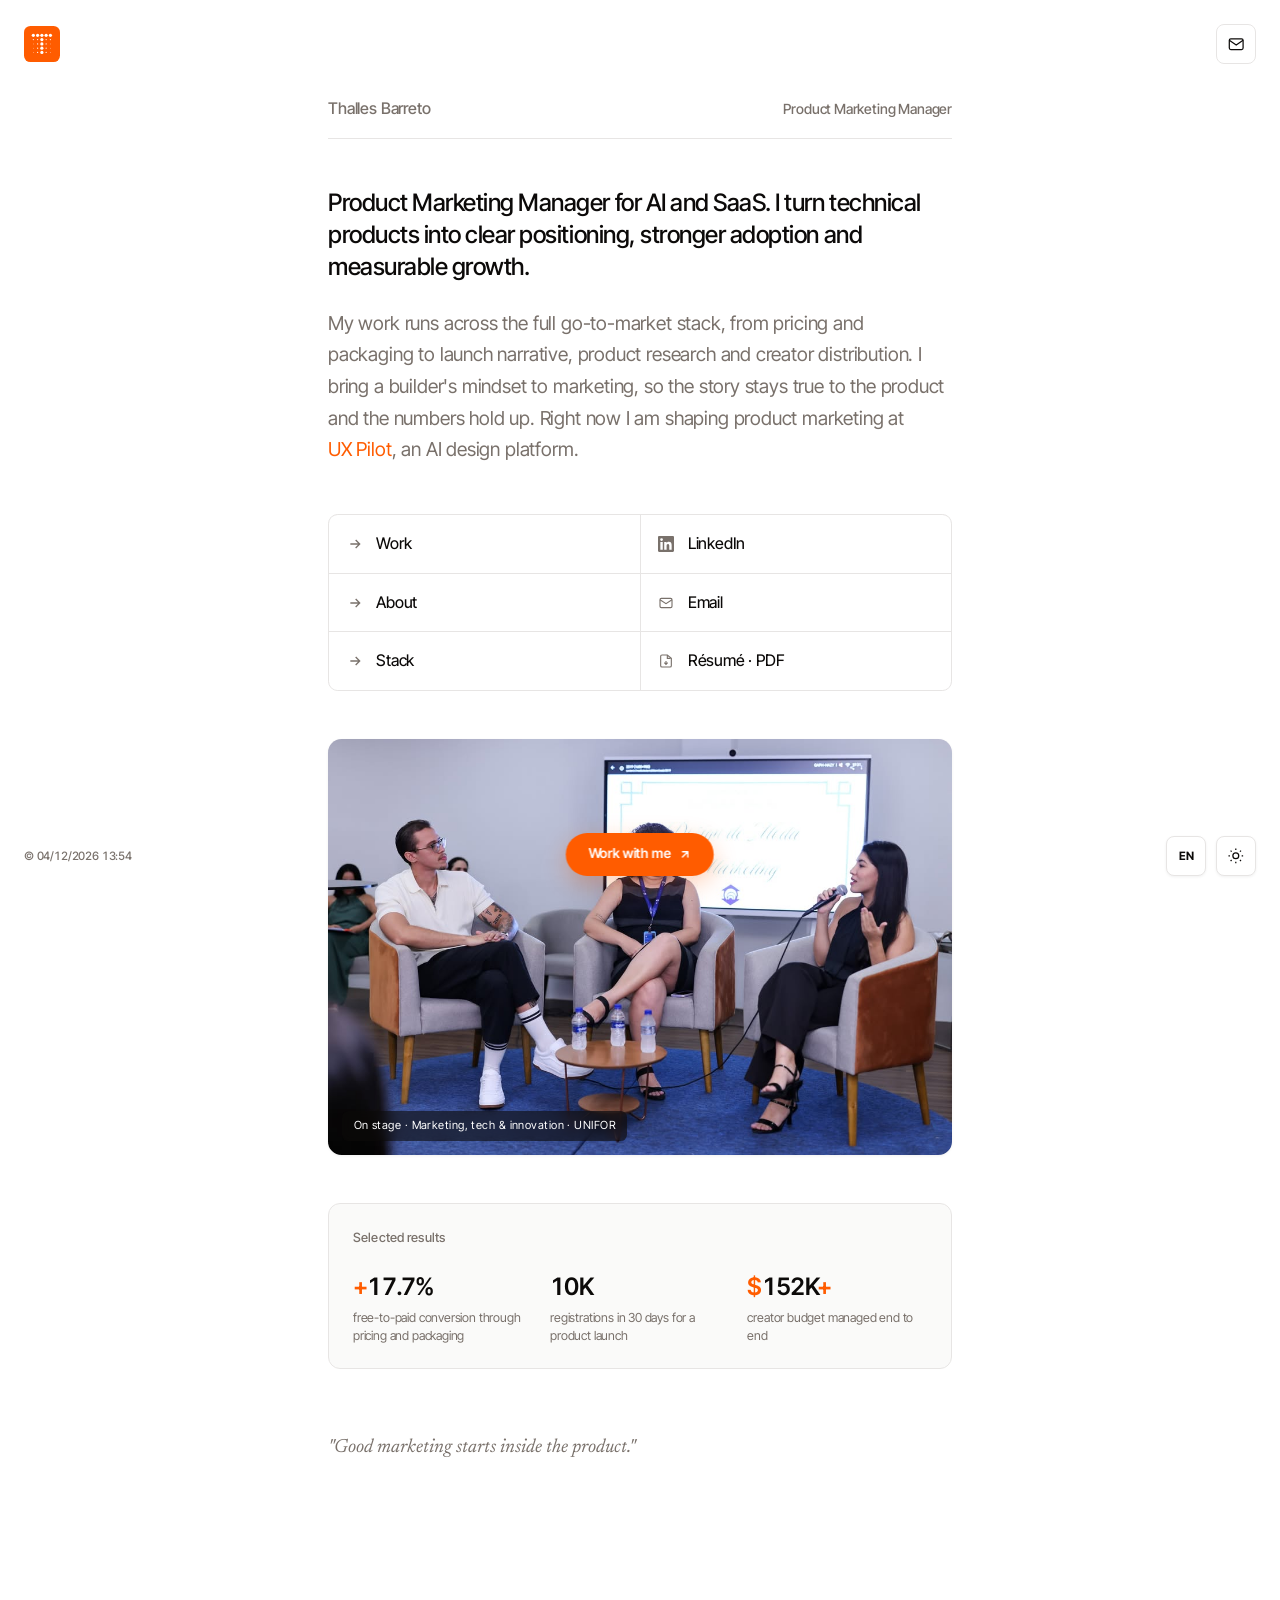
<file: index.html>
<!DOCTYPE html>
<html lang="en">
<head>
  <meta charset="UTF-8" />
  <meta name="viewport" content="width=device-width, initial-scale=1.0" />
  <title>Thalles Barreto · Product Marketing Manager for AI & SaaS</title>
  <meta name="description" content="Product Marketing Manager for AI and SaaS. I turn technical products into clear positioning, stronger adoption and measurable growth. Proven 34.8% lift in free-to-paid conversion." />
  <meta name="author" content="Thalles Barreto" />
  <meta name="theme-color" content="#ffffff" />
  <meta property="og:type" content="website" />
  <meta property="og:title" content="Thalles Barreto · Product Marketing Manager for AI & SaaS" />
  <meta property="og:description" content="Positioning, pricing, GTM and adoption for AI and SaaS products. 34.8% lift in free-to-paid conversion." />
  <meta property="og:image" content="https://thallesbarreto.vercel.app/assets/og.jpg" />
  <meta name="twitter:card" content="summary_large_image" />
  <meta name="twitter:image" content="https://thallesbarreto.vercel.app/assets/og.jpg" />
  <link rel="canonical" href="https://thallesbarreto.vercel.app/" />
  <meta property="og:url" content="https://thallesbarreto.vercel.app/" />
  <link rel="icon" href="assets/favicon.svg" type="image/svg+xml" />
  <link rel="preconnect" href="https://fonts.googleapis.com" />
  <link rel="preconnect" href="https://fonts.gstatic.com" crossorigin />
  <link href="https://fonts.googleapis.com/css2?family=Archivo:wght@800&family=Inter+Tight:ital,wght@0,300..700;1,400&family=Newsreader:ital@1&display=swap" rel="stylesheet" />
  <link rel="stylesheet" href="css/style.css?v=6" />
  <script>
    (function () {
      try { if (localStorage.getItem("theme") === "dark") document.documentElement.classList.add("dark"); } catch (e) {}
    })();
  </script>
</head>
<body data-page="home">

  <!-- header -->
  <header class="header">
    <div class="header-inner">
      <a href="/" class="logo-lock" aria-label="Thalles Barreto, home"><span class="logo"><svg viewBox="0 0 64 64" fill="none" aria-hidden="true"><circle cx="9" cy="9" r="4.30" fill="#fff"/><circle cx="20.5" cy="9" r="4.30" fill="#fff"/><circle cx="32" cy="9" r="4.30" fill="#fff"/><circle cx="43.5" cy="9" r="4.30" fill="#fff"/><circle cx="55" cy="9" r="4.30" fill="#fff"/><circle cx="9" cy="20.5" r="1.58" fill="#fff"/><circle cx="20.5" cy="20.5" r="1.58" fill="#fff"/><circle cx="32" cy="20.5" r="4.30" fill="#fff"/><circle cx="43.5" cy="20.5" r="1.58" fill="#fff"/><circle cx="55" cy="20.5" r="1.58" fill="#fff"/><circle cx="9" cy="32" r="0.96" fill="#fff"/><circle cx="20.5" cy="32" r="1.58" fill="#fff"/><circle cx="32" cy="32" r="4.30" fill="#fff"/><circle cx="43.5" cy="32" r="1.58" fill="#fff"/><circle cx="55" cy="32" r="0.96" fill="#fff"/><circle cx="9" cy="43.5" r="0.96" fill="#fff"/><circle cx="20.5" cy="43.5" r="1.58" fill="#fff"/><circle cx="32" cy="43.5" r="4.30" fill="#fff"/><circle cx="43.5" cy="43.5" r="1.58" fill="#fff"/><circle cx="55" cy="43.5" r="0.96" fill="#fff"/><circle cx="9" cy="55" r="0.96" fill="#fff"/><circle cx="20.5" cy="55" r="1.58" fill="#fff"/><circle cx="32" cy="55" r="4.30" fill="#fff"/><circle cx="43.5" cy="55" r="1.58" fill="#fff"/><circle cx="55" cy="55" r="0.96" fill="#fff"/></svg></span><span class="logo-name" aria-hidden="true"><i>THΛLLES</i><i>BΛRRETO</i></span></a>
      <a href="mailto:thallesbarreto22@gmail.com" class="icon-btn" title="Email" aria-label="Email Thalles">
        <svg viewBox="0 0 24 24" fill="none" stroke="currentColor" stroke-width="1.6"><rect x="3" y="5" width="18" height="14" rx="2"/><path d="m3 7 9 6 9-6"/></svg>
      </a>
    </div>
  </header>

  <main class="main">
    <section class="container">
      <div class="stack">

        <!-- title row -->
        <div class="title-row reveal in">
          <h1>Thalles Barreto</h1>
          <span class="role">Product Marketing Manager</span>
        </div>

        <!-- intro -->
        <div class="intro reveal in" style="--d: 150ms">
          <h2>Product Marketing Manager for AI and SaaS. I turn technical products into clear positioning, stronger adoption and measurable growth.</h2>
          <p>My work runs across the full go-to-market stack, from pricing and packaging to launch narrative, product research and creator distribution. I bring a builder's mindset to marketing, so the story stays true to the product and the numbers hold up. Right now I am shaping product marketing at <a href="https://uxpilot.ai" target="_blank" rel="noopener" class="link">UX Pilot</a>, an AI design platform.</p>
        </div>

        <!-- nav grid -->
        <nav class="navgrid reveal in" style="--d: 300ms" aria-label="Sections">
          <div class="navgrid-col">
            <a href="/work" class="navlink">
              <span class="navlink-l"><svg class="arr" viewBox="0 0 24 24" fill="none" stroke="currentColor" stroke-width="2"><path d="M5 12h14M13 6l6 6-6 6"/></svg>Work</span>
            </a>
            <a href="/about" class="navlink">
              <span class="navlink-l"><svg class="arr" viewBox="0 0 24 24" fill="none" stroke="currentColor" stroke-width="2"><path d="M5 12h14M13 6l6 6-6 6"/></svg>About</span>
            </a>
            <a href="/stack" class="navlink">
              <span class="navlink-l"><svg class="arr" viewBox="0 0 24 24" fill="none" stroke="currentColor" stroke-width="2"><path d="M5 12h14M13 6l6 6-6 6"/></svg>Stack</span>
            </a>
          </div>
          <div class="navgrid-col">
            <a href="https://www.linkedin.com/in/barretothalles" target="_blank" rel="noopener" class="navlink">
              <span class="navlink-l"><svg class="brand" viewBox="0 0 24 24" fill="currentColor"><path d="M20.45 20.45h-3.56v-5.57c0-1.33-.02-3.04-1.85-3.04-1.85 0-2.14 1.45-2.14 2.94v5.67H9.35V9h3.42v1.56h.05c.48-.9 1.64-1.85 3.37-1.85 3.6 0 4.27 2.37 4.27 5.46v6.28zM5.34 7.43a2.06 2.06 0 1 1 0-4.13 2.06 2.06 0 0 1 0 4.13zM7.12 20.45H3.55V9h3.57v11.45zM22.22 0H1.77C.79 0 0 .77 0 1.72v20.56C0 23.23.79 24 1.77 24h20.45c.98 0 1.78-.77 1.78-1.72V1.72C24 .77 23.2 0 22.22 0z"/></svg>LinkedIn</span>
              <svg class="out" viewBox="0 0 24 24" fill="none" stroke="currentColor" stroke-width="2"><path d="M7 17 17 7M9 7h8v8"/></svg>
            </a>
            <a href="mailto:thallesbarreto22@gmail.com" class="navlink">
              <span class="navlink-l"><svg class="brand" viewBox="0 0 24 24" fill="none" stroke="currentColor" stroke-width="1.7"><rect x="3" y="5" width="18" height="14" rx="2"/><path d="m3 7 9 6 9-6"/></svg>Email</span>
              <svg class="out" viewBox="0 0 24 24" fill="none" stroke="currentColor" stroke-width="2"><path d="M7 17 17 7M9 7h8v8"/></svg>
            </a>
            <a href="assets/Thalles_Barreto_Resume.pdf" download class="navlink">
              <span class="navlink-l"><svg class="brand" viewBox="0 0 24 24" fill="none" stroke="currentColor" stroke-width="1.7"><path d="M14 3v5h5"/><path d="M14 3H6a2 2 0 0 0-2 2v14a2 2 0 0 0 2 2h12a2 2 0 0 0 2-2V8z"/><path d="M12 12v5M9.5 14.5 12 17l2.5-2.5"/></svg>Résumé · PDF</span>
              <svg class="out" viewBox="0 0 24 24" fill="none" stroke="currentColor" stroke-width="2"><path d="M12 4v12M6 12l6 6 6-6"/></svg>
            </a>
          </div>
        </nav>

        <!-- featured image -->
        <figure class="featured reveal" style="--d: 100ms">
          <img src="assets/panel.jpg" alt="Thalles Barreto speaking on a panel about marketing, technology and innovation at UNIFOR" loading="lazy" />
          <figcaption>On stage · Marketing, tech &amp; innovation · UNIFOR</figcaption>
        </figure>

        <!-- proof -->
        <section class="proof reveal" style="--d: 100ms" aria-label="Selected results">
          <p class="proof-label">Selected results</p>
          <div class="proof-items">
            <div class="proof-item">
              <span class="proof-num count-up"><span class="u">+</span>34.8%</span>
              <span class="proof-cap">free-to-paid conversion through pricing and packaging</span>
            </div>
            <div class="proof-item">
              <span class="proof-num count-up">20K</span>
              <span class="proof-cap">registrations in 30 days for a product launch</span>
            </div>
            <div class="proof-item">
              <span class="proof-num count-up"><span class="u">$</span>300K<span class="u">+</span></span>
              <span class="proof-cap">creator budget managed end to end</span>
            </div>
          </div>
        </section>

        <!-- quote -->
        <footer class="quote reveal" style="--d: 100ms">
          <p>"Good marketing starts inside the product."</p>
        </footer>

      </div>
    </section>
  </main>

  <!-- floating controls -->
  <div class="floats">
    <div class="clock">© <span id="current-time"></span></div>
    <div class="cta-wrap">
      <a href="mailto:thallesbarreto22@gmail.com" class="cta magnetic">
        Work with me
        <svg viewBox="0 0 24 24" fill="none" stroke="currentColor" stroke-width="2.5" stroke-linecap="round" stroke-linejoin="round"><path d="M7 17 17 7M7 7h10v10"/></svg>
      </a>
    </div>
    <div class="float-right">
      <button id="lang-toggle" class="ctrl-btn lang-toggle" title="Português / English" aria-label="Toggle language"><span class="lang-code">EN</span></button>
      <button id="theme-toggle" class="ctrl-btn theme-toggle" title="Toggle theme" aria-label="Switch to dark mode">
        <svg class="sun" viewBox="0 0 24 24" fill="none" stroke="currentColor" stroke-width="1.7"><circle cx="12" cy="12" r="4"/><path d="M12 2v2M12 20v2M4.9 4.9l1.4 1.4M17.7 17.7l1.4 1.4M2 12h2M20 12h2M4.9 19.1l1.4-1.4M17.7 6.3l1.4-1.4"/></svg>
        <svg class="moon" viewBox="0 0 24 24" fill="none" stroke="currentColor" stroke-width="1.7"><path d="M21 12.8A9 9 0 1 1 11.2 3a7 7 0 0 0 9.8 9.8z"/></svg>
      </button>
    </div>
  </div>

  <script src="js/main.js?v=6" defer></script>
  <script src="js/i18n.js?v=6" defer></script>
</body>
</html>
</file>
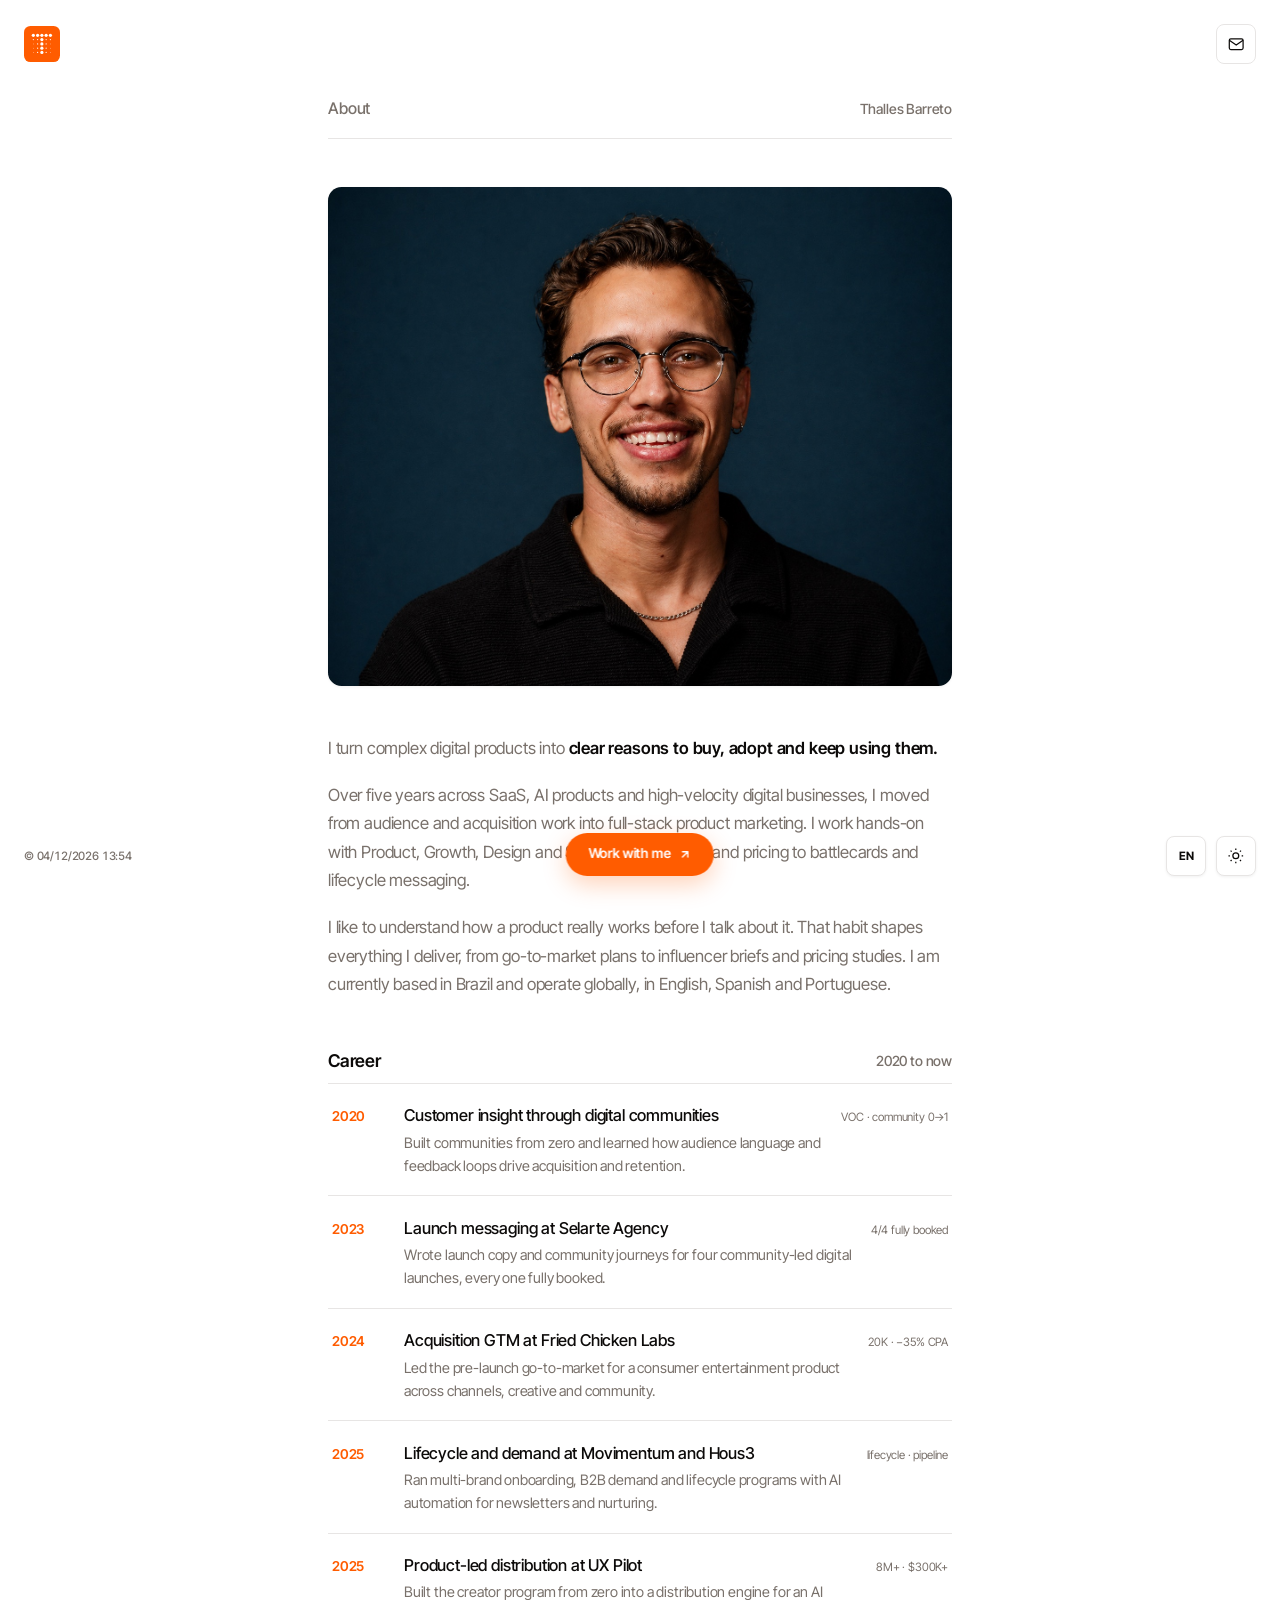
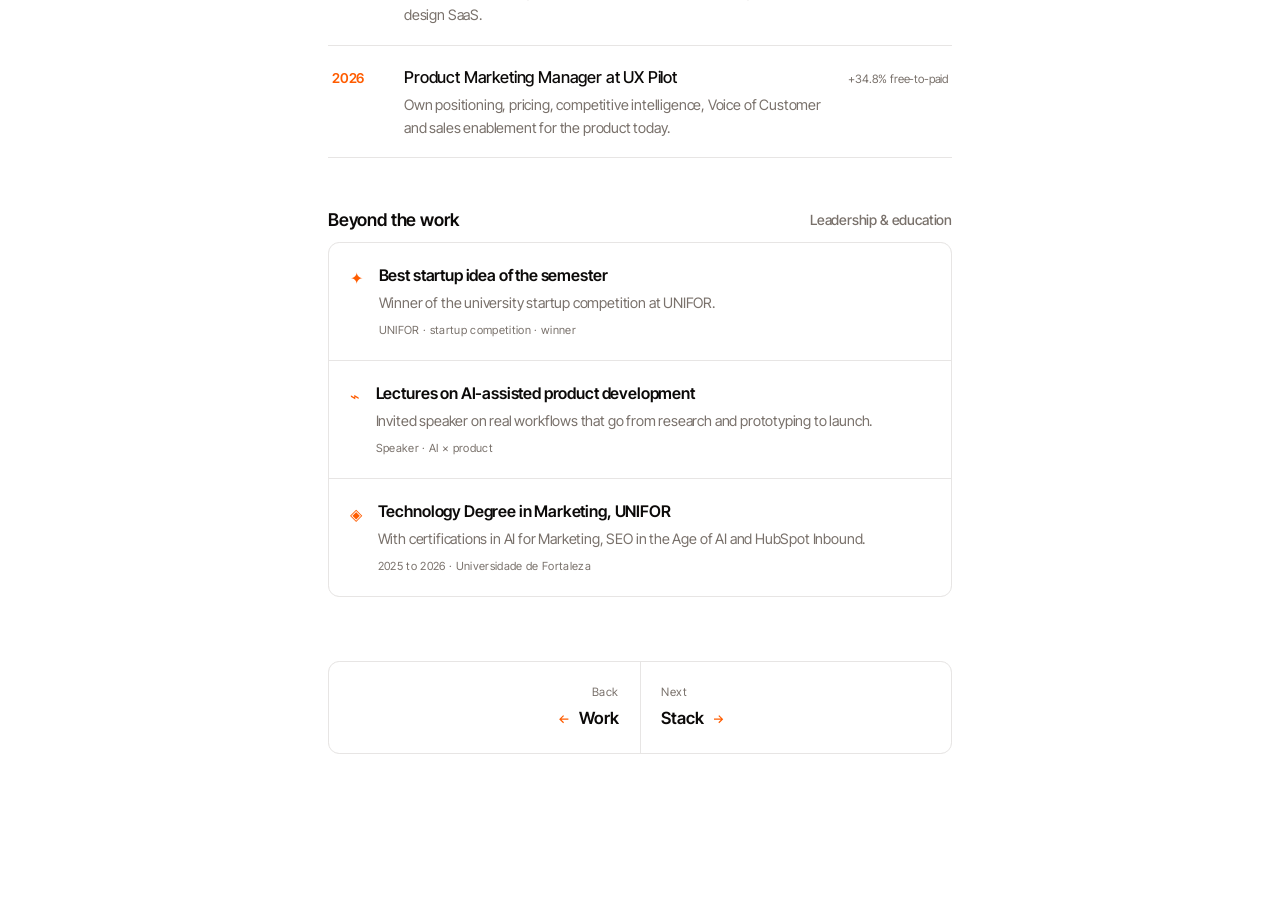
<file: about.html>
<!DOCTYPE html>
<html lang="en">
<head>
  <meta charset="UTF-8" />
  <meta name="viewport" content="width=device-width, initial-scale=1.0" />
  <title>About · Thalles Barreto</title>
  <meta name="description" content="Thalles Barreto is a Product Marketing Manager for AI and SaaS. Five years across SaaS, AI products and high-velocity digital businesses, from audience work to full-stack product marketing." />
  <meta name="theme-color" content="#ffffff" />
  <meta property="og:title" content="About · Thalles Barreto" />
  <meta property="og:image" content="https://thallesbarreto.vercel.app/assets/og.jpg" />
  <link rel="canonical" href="https://thallesbarreto.vercel.app/about" />
  <meta property="og:url" content="https://thallesbarreto.vercel.app/about" />
  <link rel="icon" href="assets/favicon.svg" type="image/svg+xml" />
  <link rel="preconnect" href="https://fonts.googleapis.com" />
  <link rel="preconnect" href="https://fonts.gstatic.com" crossorigin />
  <link href="https://fonts.googleapis.com/css2?family=Archivo:wght@800&family=Inter+Tight:ital,wght@0,300..700;1,400&family=Newsreader:ital@1&display=swap" rel="stylesheet" />
  <link rel="stylesheet" href="css/style.css?v=6" />
  <script>
    (function () {
      try { if (localStorage.getItem("theme") === "dark") document.documentElement.classList.add("dark"); } catch (e) {}
    })();
  </script>
</head>
<body data-page="about">

  <header class="header">
    <div class="header-inner">
      <a href="/" class="logo-lock" aria-label="Thalles Barreto, home"><span class="logo"><svg viewBox="0 0 64 64" fill="none" aria-hidden="true"><circle cx="9" cy="9" r="4.30" fill="#fff"/><circle cx="20.5" cy="9" r="4.30" fill="#fff"/><circle cx="32" cy="9" r="4.30" fill="#fff"/><circle cx="43.5" cy="9" r="4.30" fill="#fff"/><circle cx="55" cy="9" r="4.30" fill="#fff"/><circle cx="9" cy="20.5" r="1.58" fill="#fff"/><circle cx="20.5" cy="20.5" r="1.58" fill="#fff"/><circle cx="32" cy="20.5" r="4.30" fill="#fff"/><circle cx="43.5" cy="20.5" r="1.58" fill="#fff"/><circle cx="55" cy="20.5" r="1.58" fill="#fff"/><circle cx="9" cy="32" r="0.96" fill="#fff"/><circle cx="20.5" cy="32" r="1.58" fill="#fff"/><circle cx="32" cy="32" r="4.30" fill="#fff"/><circle cx="43.5" cy="32" r="1.58" fill="#fff"/><circle cx="55" cy="32" r="0.96" fill="#fff"/><circle cx="9" cy="43.5" r="0.96" fill="#fff"/><circle cx="20.5" cy="43.5" r="1.58" fill="#fff"/><circle cx="32" cy="43.5" r="4.30" fill="#fff"/><circle cx="43.5" cy="43.5" r="1.58" fill="#fff"/><circle cx="55" cy="43.5" r="0.96" fill="#fff"/><circle cx="9" cy="55" r="0.96" fill="#fff"/><circle cx="20.5" cy="55" r="1.58" fill="#fff"/><circle cx="32" cy="55" r="4.30" fill="#fff"/><circle cx="43.5" cy="55" r="1.58" fill="#fff"/><circle cx="55" cy="55" r="0.96" fill="#fff"/></svg></span><span class="logo-name" aria-hidden="true"><i>THΛLLES</i><i>BΛRRETO</i></span></a>
      <a href="mailto:thallesbarreto22@gmail.com" class="icon-btn" title="Email" aria-label="Email Thalles">
        <svg viewBox="0 0 24 24" fill="none" stroke="currentColor" stroke-width="1.6"><rect x="3" y="5" width="18" height="14" rx="2"/><path d="m3 7 9 6 9-6"/></svg>
      </a>
    </div>
  </header>

  <main class="main">
    <section class="container">
      <div class="stack">

        <div class="title-row reveal in">
          <h1>About</h1>
          <span class="role">Thalles Barreto</span>
        </div>

        <figure class="portrait reveal in" style="--d: 120ms">
          <img src="assets/portrait.jpg" alt="Portrait of Thalles Barreto" loading="lazy" />
        </figure>

        <div class="about-paras reveal" style="--d: 100ms">
          <p>I turn complex digital products into <strong>clear reasons to buy, adopt and keep using them.</strong></p>
          <p>Over five years across SaaS, AI products and high-velocity digital businesses, I moved from audience and acquisition work into full-stack product marketing. I work hands-on with Product, Growth, Design and Sales, from research and pricing to battlecards and lifecycle messaging.</p>
          <p>I like to understand how a product really works before I talk about it. That habit shapes everything I deliver, from go-to-market plans to influencer briefs and pricing studies. I am currently based in Brazil and operate globally, in English, Spanish and Portuguese.</p>
        </div>

        <!-- career -->
        <div class="reveal">
          <div class="title-row" style="border-bottom: none; padding-bottom: 0.5rem;">
            <h1 style="color: var(--fg); font-size: 1.1rem; font-weight: 600;">Career</h1>
            <span class="role">2020 to now</span>
          </div>
          <ol class="career">
            <li class="crow">
              <span class="cyear">2020</span>
              <div class="cmain"><h3>Customer insight through digital communities</h3><p>Built communities from zero and learned how audience language and feedback loops drive acquisition and retention.</p></div>
              <span class="cmetric">VOC · community 0→1</span>
            </li>
            <li class="crow">
              <span class="cyear">2023</span>
              <div class="cmain"><h3>Launch messaging at Selarte Agency</h3><p>Wrote launch copy and community journeys for four community-led digital launches, every one fully booked.</p></div>
              <span class="cmetric">4/4 fully booked</span>
            </li>
            <li class="crow">
              <span class="cyear">2024</span>
              <div class="cmain"><h3>Acquisition GTM at Fried Chicken Labs</h3><p>Led the pre-launch go-to-market for a consumer entertainment product across channels, creative and community.</p></div>
              <span class="cmetric">20K · −35% CPA</span>
            </li>
            <li class="crow">
              <span class="cyear">2025</span>
              <div class="cmain"><h3>Lifecycle and demand at Movimentum and Hous3</h3><p>Ran multi-brand onboarding, B2B demand and lifecycle programs with AI automation for newsletters and nurturing.</p></div>
              <span class="cmetric">lifecycle · pipeline</span>
            </li>
            <li class="crow">
              <span class="cyear">2025</span>
              <div class="cmain"><h3>Product-led distribution at UX Pilot</h3><p>Built the creator program from zero into a distribution engine for an AI design SaaS.</p></div>
              <span class="cmetric">8M+ · $300K+</span>
            </li>
            <li class="crow">
              <span class="cyear">2026</span>
              <div class="cmain"><h3>Product Marketing Manager at UX Pilot</h3><p>Own positioning, pricing, competitive intelligence, Voice of Customer and sales enablement for the product today.</p></div>
              <span class="cmetric">+34.8% free-to-paid</span>
            </li>
          </ol>
        </div>

        <!-- leadership -->
        <div class="reveal">
          <div class="title-row" style="border-bottom: none; padding-bottom: 0.5rem;">
            <h1 style="color: var(--fg); font-size: 1.1rem; font-weight: 600;">Beyond the work</h1>
            <span class="role">Leadership &amp; education</span>
          </div>
          <div class="leads">
            <div class="leaditem">
              <span class="li-ic" aria-hidden="true">✦</span>
              <div><h3>Best startup idea of the semester</h3><p>Winner of the university startup competition at UNIFOR.</p><span class="li-tag">UNIFOR · startup competition · winner</span></div>
            </div>
            <div class="leaditem">
              <span class="li-ic" aria-hidden="true">⌁</span>
              <div><h3>Lectures on AI-assisted product development</h3><p>Invited speaker on real workflows that go from research and prototyping to launch.</p><span class="li-tag">Speaker · AI × product</span></div>
            </div>
            <div class="leaditem">
              <span class="li-ic" aria-hidden="true">◈</span>
              <div><h3>Technology Degree in Marketing, UNIFOR</h3><p>With certifications in AI for Marketing, SEO in the Age of AI and HubSpot Inbound.</p><span class="li-tag">2025 to 2026 · Universidade de Fortaleza</span></div>
            </div>
          </div>
        </div>

        <!-- page nav -->
        <nav class="pagenav reveal" aria-label="Continue">
          <a href="/work" class="pn prev">
            <span>Back</span>
            <strong>Work <svg viewBox="0 0 24 24" fill="none" stroke="currentColor" stroke-width="2"><path d="M5 12h14M13 6l6 6-6 6"/></svg></strong>
          </a>
          <a href="/stack" class="pn">
            <span>Next</span>
            <strong>Stack <svg viewBox="0 0 24 24" fill="none" stroke="currentColor" stroke-width="2"><path d="M5 12h14M13 6l6 6-6 6"/></svg></strong>
          </a>
        </nav>

      </div>
    </section>
  </main>

  <div class="floats">
    <div class="clock">© <span id="current-time"></span></div>
    <div class="cta-wrap">
      <a href="mailto:thallesbarreto22@gmail.com" class="cta magnetic">
        Work with me
        <svg viewBox="0 0 24 24" fill="none" stroke="currentColor" stroke-width="2.5" stroke-linecap="round" stroke-linejoin="round"><path d="M7 17 17 7M7 7h10v10"/></svg>
      </a>
    </div>
    <div class="float-right">
      <button id="lang-toggle" class="ctrl-btn lang-toggle" title="Português / English" aria-label="Toggle language"><span class="lang-code">EN</span></button>
      <button id="theme-toggle" class="ctrl-btn theme-toggle" title="Toggle theme" aria-label="Switch to dark mode">
        <svg class="sun" viewBox="0 0 24 24" fill="none" stroke="currentColor" stroke-width="1.7"><circle cx="12" cy="12" r="4"/><path d="M12 2v2M12 20v2M4.9 4.9l1.4 1.4M17.7 17.7l1.4 1.4M2 12h2M20 12h2M4.9 19.1l1.4-1.4M17.7 6.3l1.4-1.4"/></svg>
        <svg class="moon" viewBox="0 0 24 24" fill="none" stroke="currentColor" stroke-width="1.7"><path d="M21 12.8A9 9 0 1 1 11.2 3a7 7 0 0 0 9.8 9.8z"/></svg>
      </button>
    </div>
  </div>

  <script src="js/main.js?v=6" defer></script>
  <script src="js/i18n.js?v=6" defer></script>
</body>
</html>
</file>
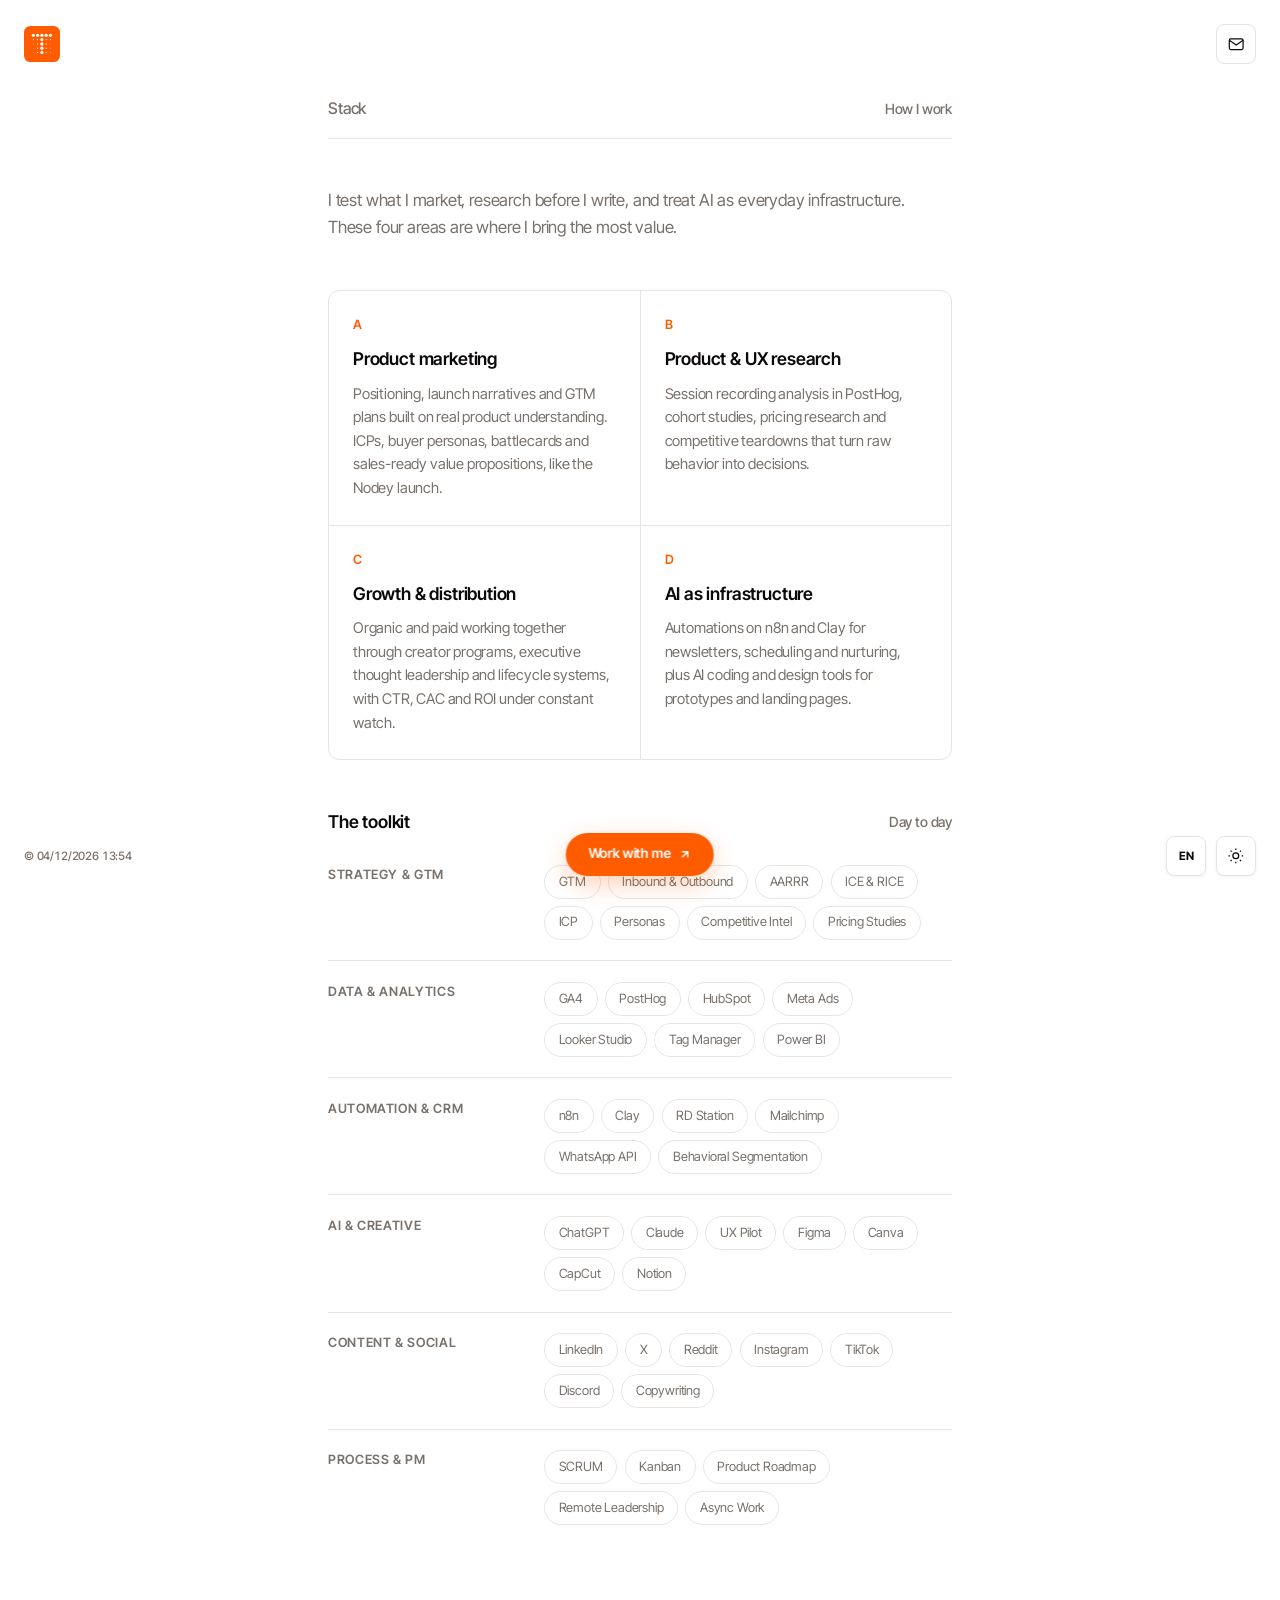
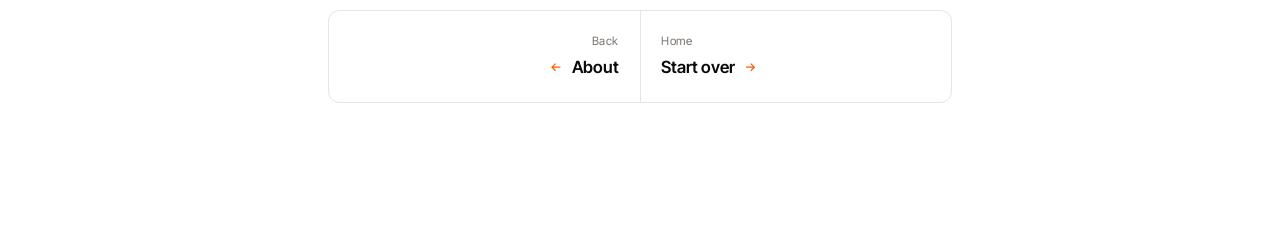
<file: stack.html>
<!DOCTYPE html>
<html lang="en">
<head>
  <meta charset="UTF-8" />
  <meta name="viewport" content="width=device-width, initial-scale=1.0" />
  <title>Stack · Thalles Barreto</title>
  <meta name="description" content="How Thalles Barreto works and the tools behind it: product marketing, product and UX research, growth and distribution, and AI as everyday infrastructure." />
  <meta name="theme-color" content="#ffffff" />
  <meta property="og:title" content="Stack · Thalles Barreto" />
  <meta property="og:image" content="https://thallesbarreto.vercel.app/assets/og.jpg" />
  <link rel="canonical" href="https://thallesbarreto.vercel.app/stack" />
  <meta property="og:url" content="https://thallesbarreto.vercel.app/stack" />
  <link rel="icon" href="assets/favicon.svg" type="image/svg+xml" />
  <link rel="preconnect" href="https://fonts.googleapis.com" />
  <link rel="preconnect" href="https://fonts.gstatic.com" crossorigin />
  <link href="https://fonts.googleapis.com/css2?family=Archivo:wght@800&family=Inter+Tight:ital,wght@0,300..700;1,400&family=Newsreader:ital@1&display=swap" rel="stylesheet" />
  <link rel="stylesheet" href="css/style.css?v=6" />
  <script>
    (function () {
      try { if (localStorage.getItem("theme") === "dark") document.documentElement.classList.add("dark"); } catch (e) {}
    })();
  </script>
</head>
<body data-page="stack">

  <header class="header">
    <div class="header-inner">
      <a href="/" class="logo-lock" aria-label="Thalles Barreto, home"><span class="logo"><svg viewBox="0 0 64 64" fill="none" aria-hidden="true"><circle cx="9" cy="9" r="4.30" fill="#fff"/><circle cx="20.5" cy="9" r="4.30" fill="#fff"/><circle cx="32" cy="9" r="4.30" fill="#fff"/><circle cx="43.5" cy="9" r="4.30" fill="#fff"/><circle cx="55" cy="9" r="4.30" fill="#fff"/><circle cx="9" cy="20.5" r="1.58" fill="#fff"/><circle cx="20.5" cy="20.5" r="1.58" fill="#fff"/><circle cx="32" cy="20.5" r="4.30" fill="#fff"/><circle cx="43.5" cy="20.5" r="1.58" fill="#fff"/><circle cx="55" cy="20.5" r="1.58" fill="#fff"/><circle cx="9" cy="32" r="0.96" fill="#fff"/><circle cx="20.5" cy="32" r="1.58" fill="#fff"/><circle cx="32" cy="32" r="4.30" fill="#fff"/><circle cx="43.5" cy="32" r="1.58" fill="#fff"/><circle cx="55" cy="32" r="0.96" fill="#fff"/><circle cx="9" cy="43.5" r="0.96" fill="#fff"/><circle cx="20.5" cy="43.5" r="1.58" fill="#fff"/><circle cx="32" cy="43.5" r="4.30" fill="#fff"/><circle cx="43.5" cy="43.5" r="1.58" fill="#fff"/><circle cx="55" cy="43.5" r="0.96" fill="#fff"/><circle cx="9" cy="55" r="0.96" fill="#fff"/><circle cx="20.5" cy="55" r="1.58" fill="#fff"/><circle cx="32" cy="55" r="4.30" fill="#fff"/><circle cx="43.5" cy="55" r="1.58" fill="#fff"/><circle cx="55" cy="55" r="0.96" fill="#fff"/></svg></span><span class="logo-name" aria-hidden="true"><i>THΛLLES</i><i>BΛRRETO</i></span></a>
      <a href="mailto:thallesbarreto22@gmail.com" class="icon-btn" title="Email" aria-label="Email Thalles">
        <svg viewBox="0 0 24 24" fill="none" stroke="currentColor" stroke-width="1.6"><rect x="3" y="5" width="18" height="14" rx="2"/><path d="m3 7 9 6 9-6"/></svg>
      </a>
    </div>
  </header>

  <main class="main">
    <section class="container">
      <div class="stack">

        <div class="title-row reveal in">
          <h1>Stack</h1>
          <span class="role">How I work</span>
        </div>

        <p class="lead-p reveal in" style="--d: 120ms">I test what I market, research before I write, and treat AI as everyday infrastructure. These four areas are where I bring the most value.</p>

        <!-- pillars -->
        <div class="pillars reveal">
          <div class="pillar">
            <span class="pidx">A</span>
            <h3>Product marketing</h3>
            <p>Positioning, launch narratives and GTM plans built on real product understanding. ICPs, buyer personas, battlecards and sales-ready value propositions, like the Nodey launch.</p>
          </div>
          <div class="pillar">
            <span class="pidx">B</span>
            <h3>Product &amp; UX research</h3>
            <p>Session recording analysis in PostHog, cohort studies, pricing research and competitive teardowns that turn raw behavior into decisions.</p>
          </div>
          <div class="pillar">
            <span class="pidx">C</span>
            <h3>Growth &amp; distribution</h3>
            <p>Organic and paid working together through creator programs, executive thought leadership and lifecycle systems, with CTR, CAC and ROI under constant watch.</p>
          </div>
          <div class="pillar">
            <span class="pidx">D</span>
            <h3>AI as infrastructure</h3>
            <p>Automations on n8n and Clay for newsletters, scheduling and nurturing, plus AI coding and design tools for prototypes and landing pages.</p>
          </div>
        </div>

        <!-- tool groups -->
        <div class="reveal">
          <div class="title-row" style="border-bottom: none; padding-bottom: 0.5rem;">
            <h1 style="color: var(--fg); font-size: 1.1rem; font-weight: 600;">The toolkit</h1>
            <span class="role">Day to day</span>
          </div>
          <div class="groups">
            <div class="group">
              <h3>Strategy &amp; GTM</h3>
              <div class="chips-row"><span>GTM</span><span>Inbound &amp; Outbound</span><span>AARRR</span><span>ICE &amp; RICE</span><span>ICP</span><span>Personas</span><span>Competitive Intel</span><span>Pricing Studies</span></div>
            </div>
            <div class="group">
              <h3>Data &amp; Analytics</h3>
              <div class="chips-row"><span>GA4</span><span>PostHog</span><span>HubSpot</span><span>Meta Ads</span><span>Looker Studio</span><span>Tag Manager</span><span>Power BI</span></div>
            </div>
            <div class="group">
              <h3>Automation &amp; CRM</h3>
              <div class="chips-row"><span>n8n</span><span>Clay</span><span>RD Station</span><span>Mailchimp</span><span>WhatsApp API</span><span>Behavioral Segmentation</span></div>
            </div>
            <div class="group">
              <h3>AI &amp; Creative</h3>
              <div class="chips-row"><span>ChatGPT</span><span>Claude</span><span>UX Pilot</span><span>Figma</span><span>Canva</span><span>CapCut</span><span>Notion</span></div>
            </div>
            <div class="group">
              <h3>Content &amp; Social</h3>
              <div class="chips-row"><span>LinkedIn</span><span>X</span><span>Reddit</span><span>Instagram</span><span>TikTok</span><span>Discord</span><span>Copywriting</span></div>
            </div>
            <div class="group">
              <h3>Process &amp; PM</h3>
              <div class="chips-row"><span>SCRUM</span><span>Kanban</span><span>Product Roadmap</span><span>Remote Leadership</span><span>Async Work</span></div>
            </div>
          </div>
        </div>

        <!-- page nav -->
        <nav class="pagenav reveal" aria-label="Continue">
          <a href="/about" class="pn prev">
            <span>Back</span>
            <strong>About <svg viewBox="0 0 24 24" fill="none" stroke="currentColor" stroke-width="2"><path d="M5 12h14M13 6l6 6-6 6"/></svg></strong>
          </a>
          <a href="/" class="pn">
            <span>Home</span>
            <strong>Start over <svg viewBox="0 0 24 24" fill="none" stroke="currentColor" stroke-width="2"><path d="M5 12h14M13 6l6 6-6 6"/></svg></strong>
          </a>
        </nav>

      </div>
    </section>
  </main>

  <div class="floats">
    <div class="clock">© <span id="current-time"></span></div>
    <div class="cta-wrap">
      <a href="mailto:thallesbarreto22@gmail.com" class="cta magnetic">
        Work with me
        <svg viewBox="0 0 24 24" fill="none" stroke="currentColor" stroke-width="2.5" stroke-linecap="round" stroke-linejoin="round"><path d="M7 17 17 7M7 7h10v10"/></svg>
      </a>
    </div>
    <div class="float-right">
      <button id="lang-toggle" class="ctrl-btn lang-toggle" title="Português / English" aria-label="Toggle language"><span class="lang-code">EN</span></button>
      <button id="theme-toggle" class="ctrl-btn theme-toggle" title="Toggle theme" aria-label="Switch to dark mode">
        <svg class="sun" viewBox="0 0 24 24" fill="none" stroke="currentColor" stroke-width="1.7"><circle cx="12" cy="12" r="4"/><path d="M12 2v2M12 20v2M4.9 4.9l1.4 1.4M17.7 17.7l1.4 1.4M2 12h2M20 12h2M4.9 19.1l1.4-1.4M17.7 6.3l1.4-1.4"/></svg>
        <svg class="moon" viewBox="0 0 24 24" fill="none" stroke="currentColor" stroke-width="1.7"><path d="M21 12.8A9 9 0 1 1 11.2 3a7 7 0 0 0 9.8 9.8z"/></svg>
      </button>
    </div>
  </div>

  <script src="js/main.js?v=6" defer></script>
  <script src="js/i18n.js?v=6" defer></script>
</body>
</html>
</file>
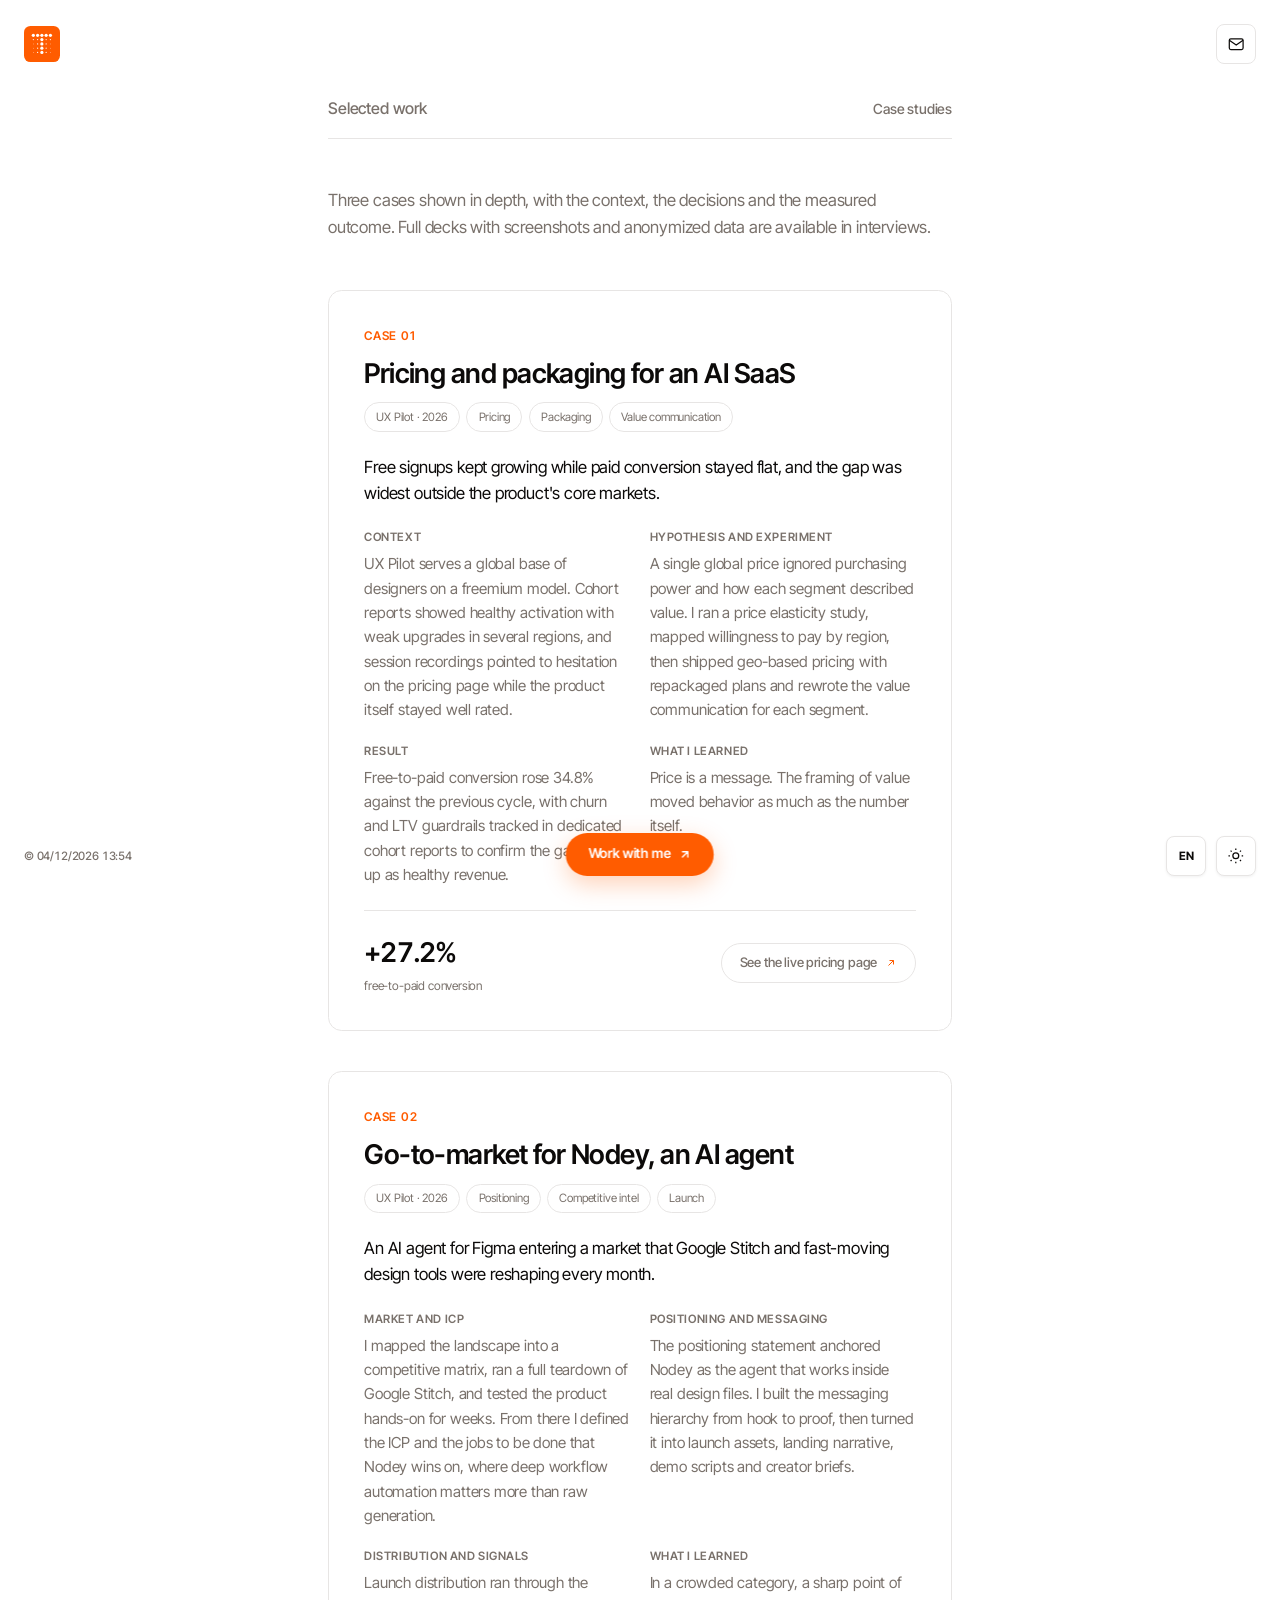
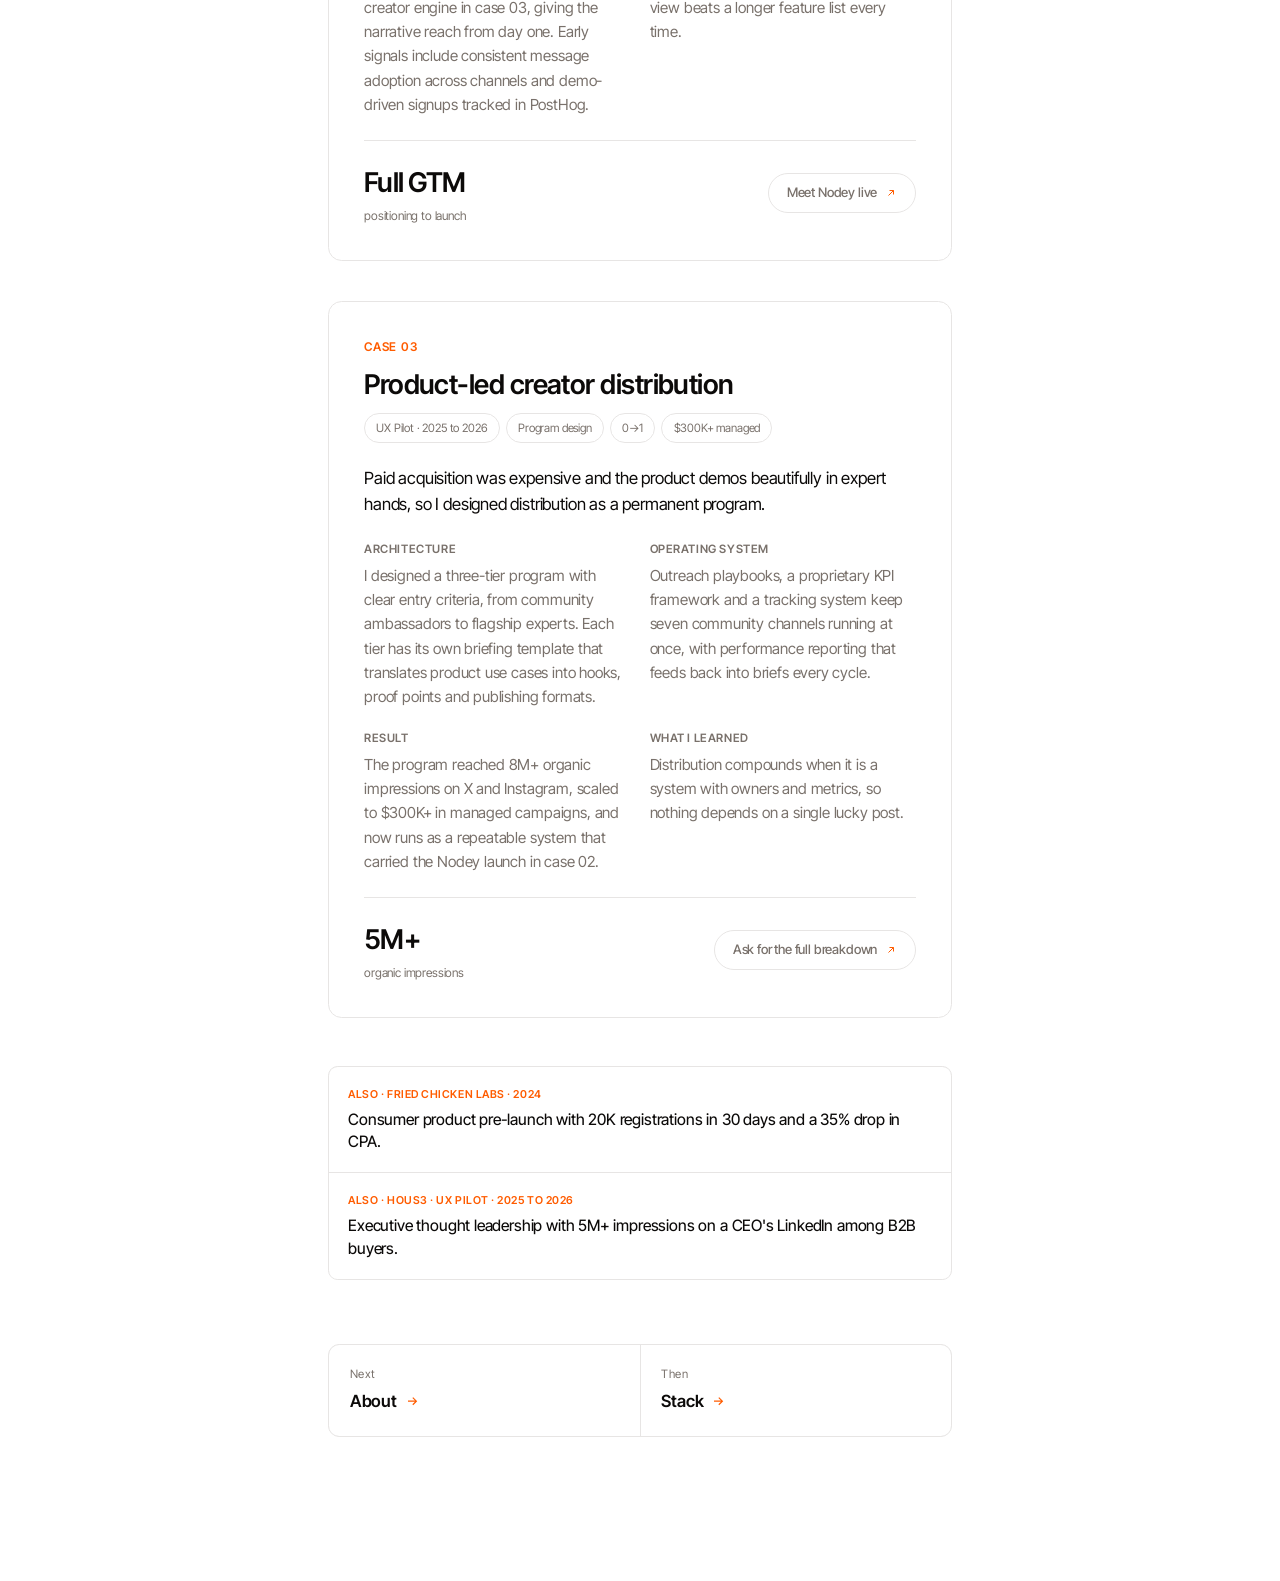
<file: work.html>
<!DOCTYPE html>
<html lang="en">
<head>
  <meta charset="UTF-8" />
  <meta name="viewport" content="width=device-width, initial-scale=1.0" />
  <title>Work · Thalles Barreto</title>
  <meta name="description" content="Selected case studies from Thalles Barreto: pricing and packaging that lifted free-to-paid 34.8%, the Nodey AI agent go-to-market, and a product-led creator distribution program." />
  <meta name="theme-color" content="#ffffff" />
  <meta property="og:title" content="Work · Thalles Barreto" />
  <meta property="og:image" content="https://thallesbarreto.vercel.app/assets/og.jpg" />
  <link rel="canonical" href="https://thallesbarreto.vercel.app/work" />
  <meta property="og:url" content="https://thallesbarreto.vercel.app/work" />
  <link rel="icon" href="assets/favicon.svg" type="image/svg+xml" />
  <link rel="preconnect" href="https://fonts.googleapis.com" />
  <link rel="preconnect" href="https://fonts.gstatic.com" crossorigin />
  <link href="https://fonts.googleapis.com/css2?family=Archivo:wght@800&family=Inter+Tight:ital,wght@0,300..700;1,400&family=Newsreader:ital@1&display=swap" rel="stylesheet" />
  <link rel="stylesheet" href="css/style.css?v=6" />
  <script>
    (function () {
      try { if (localStorage.getItem("theme") === "dark") document.documentElement.classList.add("dark"); } catch (e) {}
    })();
  </script>
</head>
<body data-page="work">

  <header class="header">
    <div class="header-inner">
      <a href="/" class="logo-lock" aria-label="Thalles Barreto, home"><span class="logo"><svg viewBox="0 0 64 64" fill="none" aria-hidden="true"><circle cx="9" cy="9" r="4.30" fill="#fff"/><circle cx="20.5" cy="9" r="4.30" fill="#fff"/><circle cx="32" cy="9" r="4.30" fill="#fff"/><circle cx="43.5" cy="9" r="4.30" fill="#fff"/><circle cx="55" cy="9" r="4.30" fill="#fff"/><circle cx="9" cy="20.5" r="1.58" fill="#fff"/><circle cx="20.5" cy="20.5" r="1.58" fill="#fff"/><circle cx="32" cy="20.5" r="4.30" fill="#fff"/><circle cx="43.5" cy="20.5" r="1.58" fill="#fff"/><circle cx="55" cy="20.5" r="1.58" fill="#fff"/><circle cx="9" cy="32" r="0.96" fill="#fff"/><circle cx="20.5" cy="32" r="1.58" fill="#fff"/><circle cx="32" cy="32" r="4.30" fill="#fff"/><circle cx="43.5" cy="32" r="1.58" fill="#fff"/><circle cx="55" cy="32" r="0.96" fill="#fff"/><circle cx="9" cy="43.5" r="0.96" fill="#fff"/><circle cx="20.5" cy="43.5" r="1.58" fill="#fff"/><circle cx="32" cy="43.5" r="4.30" fill="#fff"/><circle cx="43.5" cy="43.5" r="1.58" fill="#fff"/><circle cx="55" cy="43.5" r="0.96" fill="#fff"/><circle cx="9" cy="55" r="0.96" fill="#fff"/><circle cx="20.5" cy="55" r="1.58" fill="#fff"/><circle cx="32" cy="55" r="4.30" fill="#fff"/><circle cx="43.5" cy="55" r="1.58" fill="#fff"/><circle cx="55" cy="55" r="0.96" fill="#fff"/></svg></span><span class="logo-name" aria-hidden="true"><i>THΛLLES</i><i>BΛRRETO</i></span></a>
      <a href="mailto:thallesbarreto22@gmail.com" class="icon-btn" title="Email" aria-label="Email Thalles">
        <svg viewBox="0 0 24 24" fill="none" stroke="currentColor" stroke-width="1.6"><rect x="3" y="5" width="18" height="14" rx="2"/><path d="m3 7 9 6 9-6"/></svg>
      </a>
    </div>
  </header>

  <main class="main">
    <section class="container">
      <div class="stack">

        <div class="title-row reveal in">
          <h1>Selected work</h1>
          <span class="role">Case studies</span>
        </div>

        <p class="lead-p reveal in" style="--d: 120ms">Three cases shown in depth, with the context, the decisions and the measured outcome. Full decks with screenshots and anonymized data are available in interviews.</p>

        <div class="cases">

          <!-- CASE 01 -->
          <article class="case reveal">
            <div class="case-top">
              <span class="case-idx">CASE 01</span>
              <h3>Pricing and packaging for an AI SaaS</h3>
              <div class="case-chips"><span class="chip">UX Pilot · 2026</span><span class="chip">Pricing</span><span class="chip">Packaging</span><span class="chip">Value communication</span></div>
            </div>
            <p class="case-lead">Free signups kept growing while paid conversion stayed flat, and the gap was widest outside the product's core markets.</p>
            <div class="case-blocks">
              <div class="cblock">
                <h4>Context</h4>
                <p>UX Pilot serves a global base of designers on a freemium model. Cohort reports showed healthy activation with weak upgrades in several regions, and session recordings pointed to hesitation on the pricing page while the product itself stayed well rated.</p>
              </div>
              <div class="cblock">
                <h4>Hypothesis and experiment</h4>
                <p>A single global price ignored purchasing power and how each segment described value. I ran a price elasticity study, mapped willingness to pay by region, then shipped geo-based pricing with repackaged plans and rewrote the value communication for each segment.</p>
              </div>
              <div class="cblock">
                <h4>Result</h4>
                <p>Free-to-paid conversion rose 34.8% against the previous cycle, with churn and LTV guardrails tracked in dedicated cohort reports to confirm the gain held up as healthy revenue.</p>
              </div>
              <div class="cblock">
                <h4>What I learned</h4>
                <p>Price is a message. The framing of value moved behavior as much as the number itself.</p>
              </div>
            </div>
            <div class="case-foot">
              <div class="case-metric"><b class="count-up">+34.8%</b><span>free-to-paid conversion</span></div>
              <a href="https://uxpilot.ai/plans" target="_blank" rel="noopener" class="case-link">See the live pricing page <svg viewBox="0 0 24 24" fill="none" stroke="currentColor" stroke-width="2"><path d="M7 17 17 7M9 7h8v8"/></svg></a>
            </div>
          </article>

          <!-- CASE 02 -->
          <article class="case reveal">
            <div class="case-top">
              <span class="case-idx">CASE 02</span>
              <h3>Go-to-market for Nodey, an AI agent</h3>
              <div class="case-chips"><span class="chip">UX Pilot · 2026</span><span class="chip">Positioning</span><span class="chip">Competitive intel</span><span class="chip">Launch</span></div>
            </div>
            <p class="case-lead">An AI agent for Figma entering a market that Google Stitch and fast-moving design tools were reshaping every month.</p>
            <div class="case-blocks">
              <div class="cblock">
                <h4>Market and ICP</h4>
                <p>I mapped the landscape into a competitive matrix, ran a full teardown of Google Stitch, and tested the product hands-on for weeks. From there I defined the ICP and the jobs to be done that Nodey wins on, where deep workflow automation matters more than raw generation.</p>
              </div>
              <div class="cblock">
                <h4>Positioning and messaging</h4>
                <p>The positioning statement anchored Nodey as the agent that works inside real design files. I built the messaging hierarchy from hook to proof, then turned it into launch assets, landing narrative, demo scripts and creator briefs.</p>
              </div>
              <div class="cblock">
                <h4>Distribution and signals</h4>
                <p>Launch distribution ran through the creator engine in case 03, giving the narrative reach from day one. Early signals include consistent message adoption across channels and demo-driven signups tracked in PostHog.</p>
              </div>
              <div class="cblock">
                <h4>What I learned</h4>
                <p>In a crowded category, a sharp point of view beats a longer feature list every time.</p>
              </div>
            </div>
            <div class="case-foot">
              <div class="case-metric"><b class="count-up">Full GTM</b><span>positioning to launch</span></div>
              <a href="https://uxpilot.ai/nodey" target="_blank" rel="noopener" class="case-link">Meet Nodey live <svg viewBox="0 0 24 24" fill="none" stroke="currentColor" stroke-width="2"><path d="M7 17 17 7M9 7h8v8"/></svg></a>
            </div>
          </article>

          <!-- CASE 03 -->
          <article class="case reveal">
            <div class="case-top">
              <span class="case-idx">CASE 03</span>
              <h3>Product-led creator distribution</h3>
              <div class="case-chips"><span class="chip">UX Pilot · 2025 to 2026</span><span class="chip">Program design</span><span class="chip">0→1</span><span class="chip">$300K+ managed</span></div>
            </div>
            <p class="case-lead">Paid acquisition was expensive and the product demos beautifully in expert hands, so I designed distribution as a permanent program.</p>
            <div class="case-blocks">
              <div class="cblock">
                <h4>Architecture</h4>
                <p>I designed a three-tier program with clear entry criteria, from community ambassadors to flagship experts. Each tier has its own briefing template that translates product use cases into hooks, proof points and publishing formats.</p>
              </div>
              <div class="cblock">
                <h4>Operating system</h4>
                <p>Outreach playbooks, a proprietary KPI framework and a tracking system keep seven community channels running at once, with performance reporting that feeds back into briefs every cycle.</p>
              </div>
              <div class="cblock">
                <h4>Result</h4>
                <p>The program reached 8M+ organic impressions on X and Instagram, scaled to $300K+ in managed campaigns, and now runs as a repeatable system that carried the Nodey launch in case 02.</p>
              </div>
              <div class="cblock">
                <h4>What I learned</h4>
                <p>Distribution compounds when it is a system with owners and metrics, so nothing depends on a single lucky post.</p>
              </div>
            </div>
            <div class="case-foot">
              <div class="case-metric"><b class="count-up">8M+</b><span>organic impressions</span></div>
              <a href="mailto:thallesbarreto22@gmail.com" class="case-link">Ask for the full breakdown <svg viewBox="0 0 24 24" fill="none" stroke="currentColor" stroke-width="2"><path d="M7 17 17 7M9 7h8v8"/></svg></a>
            </div>
          </article>

        </div>

        <!-- mini cases -->
        <div class="minis reveal">
          <a href="mailto:thallesbarreto22@gmail.com" class="mini">
            <span class="mini-meta">Also · Fried Chicken Labs · 2024</span>
            <h4>Consumer product pre-launch with 20K registrations in 30 days and a 35% drop in CPA.</h4>
          </a>
          <a href="mailto:thallesbarreto22@gmail.com" class="mini">
            <span class="mini-meta">Also · Hous3 · UX Pilot · 2025 to 2026</span>
            <h4>Executive thought leadership with 5M+ impressions on a CEO's LinkedIn among B2B buyers.</h4>
          </a>
        </div>

        <!-- page nav -->
        <nav class="pagenav reveal" aria-label="Continue">
          <a href="/about" class="pn">
            <span>Next</span>
            <strong>About <svg viewBox="0 0 24 24" fill="none" stroke="currentColor" stroke-width="2"><path d="M5 12h14M13 6l6 6-6 6"/></svg></strong>
          </a>
          <a href="/stack" class="pn">
            <span>Then</span>
            <strong>Stack <svg viewBox="0 0 24 24" fill="none" stroke="currentColor" stroke-width="2"><path d="M5 12h14M13 6l6 6-6 6"/></svg></strong>
          </a>
        </nav>

      </div>
    </section>
  </main>

  <div class="floats">
    <div class="clock">© <span id="current-time"></span></div>
    <div class="cta-wrap">
      <a href="mailto:thallesbarreto22@gmail.com" class="cta magnetic">
        Work with me
        <svg viewBox="0 0 24 24" fill="none" stroke="currentColor" stroke-width="2.5" stroke-linecap="round" stroke-linejoin="round"><path d="M7 17 17 7M7 7h10v10"/></svg>
      </a>
    </div>
    <div class="float-right">
      <button id="lang-toggle" class="ctrl-btn lang-toggle" title="Português / English" aria-label="Toggle language"><span class="lang-code">EN</span></button>
      <button id="theme-toggle" class="ctrl-btn theme-toggle" title="Toggle theme" aria-label="Switch to dark mode">
        <svg class="sun" viewBox="0 0 24 24" fill="none" stroke="currentColor" stroke-width="1.7"><circle cx="12" cy="12" r="4"/><path d="M12 2v2M12 20v2M4.9 4.9l1.4 1.4M17.7 17.7l1.4 1.4M2 12h2M20 12h2M4.9 19.1l1.4-1.4M17.7 6.3l1.4-1.4"/></svg>
        <svg class="moon" viewBox="0 0 24 24" fill="none" stroke="currentColor" stroke-width="1.7"><path d="M21 12.8A9 9 0 1 1 11.2 3a7 7 0 0 0 9.8 9.8z"/></svg>
      </button>
    </div>
  </div>

  <script src="js/main.js?v=6" defer></script>
  <script src="js/i18n.js?v=6" defer></script>
</body>
</html>
</file>
<file: css/style.css>
/* ═══════════════════════════════════════════════════════
   THALLES BARRETO — PORTFOLIO v2 (Minimal / Editorial)
   Light-first, Inter Tight, orange accent, multi-page
   ═══════════════════════════════════════════════════════ */

:root {
  --primary: #ff5c00;
  --bg: #ffffff;
  --fg: #0c0a09;
  --muted: #f5f5f4;
  --muted-fg: #79716b;
  --border: #e7e5e4;
  --shadow: rgba(12, 10, 9, 0.06);
  --maxw: 42rem;
  --ease: cubic-bezier(0.22, 1, 0.36, 1);
  --ease-spring: cubic-bezier(0.34, 1.56, 0.64, 1);
}

html.dark {
  --bg: #0c0a09;
  --fg: #fafaf9;
  --muted: #1c1917;
  --muted-fg: #a8a29e;
  --border: #292524;
  --shadow: rgba(0, 0, 0, 0.4);
}

* { margin: 0; padding: 0; box-sizing: border-box; }

html { scroll-behavior: smooth; -webkit-text-size-adjust: 100%; }

body {
  background: var(--bg);
  color: var(--fg);
  font-family: "Inter Tight", "Inter", -apple-system, sans-serif;
  font-size: 16px;
  line-height: 1.6;
  -webkit-font-smoothing: antialiased;
  letter-spacing: -0.011em;
  transition: background-color 0.5s var(--ease), color 0.5s var(--ease);
  min-height: 100vh;
}

::selection { background: rgba(255, 92, 0, 0.18); color: var(--primary); }

::-webkit-scrollbar { width: 0; display: none; }

a { color: inherit; text-decoration: none; }
ul { list-style: none; }
button { background: none; border: none; color: inherit; font: inherit; cursor: pointer; }
img { display: block; max-width: 100%; }
svg { display: block; }

:focus-visible { outline: 2px solid var(--primary); outline-offset: 3px; border-radius: 3px; }

.link {
  color: var(--primary); position: relative;
  text-decoration: none; white-space: nowrap;
}
.link::after {
  content: ""; position: absolute; left: 0; right: 0; bottom: -2px; height: 1px;
  background: var(--primary); transform: scaleX(0); transform-origin: left;
  transition: transform 0.4s var(--ease);
}
.link:hover::after { transform: scaleX(1); }

/* ── cross-document page transitions ── */
@view-transition { navigation: auto; }
::view-transition-old(root) { animation: vtOut 0.34s var(--ease) both; }
::view-transition-new(root) { animation: vtIn 0.5s var(--ease) both; }
@keyframes vtOut { to { opacity: 0; filter: blur(6px); transform: translateY(-8px); } }
@keyframes vtIn { from { opacity: 0; filter: blur(8px); transform: translateY(12px); } }
.header { view-transition-name: site-header; }
.floats { view-transition-name: site-floats; }
::view-transition-group(site-header),
::view-transition-group(site-floats) { animation-duration: 0.01ms; }

/* ── header ── */
.header {
  position: fixed; top: 0; left: 0; width: 100%; z-index: 50;
  pointer-events: none;
}
.header-inner {
  max-width: 80rem; margin: 0 auto;
  padding: 1.5rem;
  display: flex; justify-content: space-between; align-items: center;
  pointer-events: auto;
}
.logo-lock { display: flex; align-items: center; }
.logo {
  width: 2.25rem; height: 2.25rem; border-radius: 0.4rem;
  background: var(--primary); color: #fff;
  display: flex; align-items: center; justify-content: center;
  flex-shrink: 0;
  transition: transform 0.4s var(--ease-spring), box-shadow 0.4s var(--ease);
  will-change: transform;
}
.logo svg { width: 66%; height: 66%; display: block; }
.logo svg circle { transition: r 0.5s var(--ease-spring); }
.logo-lock:hover .logo, .logo-lock:focus-visible .logo {
  transform: rotate(-8deg) scale(1.08); box-shadow: 0 6px 18px rgba(255, 92, 0, 0.35);
}
.logo-lock:hover .logo svg circle { r: 3.1; }

/* wordmark that wipes in from the left on hover */
.logo-name {
  font-family: "Archivo", "Inter Tight", sans-serif;
  font-weight: 800; text-transform: uppercase;
  font-size: 0.7rem; line-height: 1; letter-spacing: -0.042em;
  display: flex; flex-direction: column; white-space: nowrap;
  color: var(--fg);
  max-width: 0; opacity: 0; margin-left: 0;
  clip-path: inset(0 100% 0 0);
  transition: max-width 0.55s var(--ease), margin-left 0.55s var(--ease),
              clip-path 0.6s var(--ease), opacity 0.35s var(--ease) 0.05s;
}
.logo-lock:hover .logo-name, .logo-lock:focus-visible .logo-name {
  max-width: 8rem; opacity: 1; margin-left: 0.6rem;
  clip-path: inset(0 0 0 0);
}
/* touch devices cannot hover, so the name is always present */
@media (hover: none) {
  .logo-name { max-width: 8rem; opacity: 1; margin-left: 0.6rem; clip-path: inset(0 0 0 0); }
}
@media (prefers-reduced-motion: reduce) { .logo-name { transition: none; } }
.icon-btn {
  width: 2.5rem; height: 2.5rem;
  display: flex; align-items: center; justify-content: center;
  border-radius: 0.5rem; border: 1px solid var(--border);
  background: var(--bg); color: var(--fg);
  transition: background 0.25s, border-color 0.25s, transform 0.3s var(--ease-spring);
}
.icon-btn:hover { background: var(--muted); transform: translateY(-2px); }
.icon-btn:active { transform: translateY(0) scale(0.94); }
.icon-btn svg { width: 1.15rem; height: 1.15rem; }

/* ── layout ── */
.main { padding-top: 6rem; padding-bottom: 9rem; }
.container {
  max-width: var(--maxw); margin: 0 auto;
  padding: 0 1.25rem;
}
@media (min-width: 768px) { .container { padding: 0 1.5rem; } }
.stack { display: flex; flex-direction: column; gap: 3rem; }

/* ── title row ── */
.title-row {
  display: flex; align-items: center; justify-content: space-between;
  gap: 1rem;
  border-bottom: 1px solid var(--border);
  padding-bottom: 1rem;
}
.title-row h1 {
  font-size: 1rem; font-weight: 500; color: var(--muted-fg);
  letter-spacing: -0.01em;
}
.title-row .role { font-size: 0.875rem; font-weight: 500; color: var(--muted-fg); }

/* ── intro ── */
.intro { display: flex; flex-direction: column; gap: 1.5rem; }
.intro h2 {
  font-size: clamp(1.25rem, 2.6vw, 1.5rem);
  font-weight: 500; line-height: 1.35; letter-spacing: -0.02em;
}
.intro p {
  font-size: clamp(1.05rem, 2vw, 1.2rem);
  color: var(--muted-fg); line-height: 1.65;
}

/* ── nav grid ── */
.navgrid {
  display: grid; grid-template-columns: 1fr; gap: 1px;
  background: var(--border);
  border: 1px solid var(--border);
  border-radius: 0.6rem; overflow: hidden;
}
@media (min-width: 640px) { .navgrid { grid-template-columns: 1fr 1fr; } }
.navgrid-col { display: grid; gap: 1px; align-content: start; background: var(--border); }
.navlink {
  display: flex; align-items: center; justify-content: space-between;
  background: var(--bg); padding: 1rem 1.1rem;
  position: relative; overflow: hidden;
  transition: color 0.3s;
}
.navlink::before {
  content: ""; position: absolute; inset: 0; background: var(--muted);
  transform: translateX(-101%); transition: transform 0.4s var(--ease); z-index: 0;
}
.navlink:hover::before { transform: translateX(0); }
.navlink > * { position: relative; z-index: 1; }
.navlink-l { display: flex; align-items: center; gap: 0.85rem; font-weight: 450; }
.navlink-l svg { width: 1rem; height: 1rem; color: var(--muted-fg); transition: color 0.3s, transform 0.35s var(--ease-spring); flex-shrink: 0; }
.navlink:hover .navlink-l svg.arr { color: var(--primary); transform: translateX(5px); }
.navlink:hover .navlink-l svg.brand { color: var(--primary); }
.navlink .out {
  width: 0.7rem; height: 0.7rem; color: var(--muted-fg);
  opacity: 0; transition: opacity 0.25s, transform 0.3s var(--ease-spring);
}
.navlink:hover .out { opacity: 1; transform: translate(2px, -2px); }

/* ── proof strip ── */
.proof {
  border: 1px solid var(--border); border-radius: 0.75rem;
  padding: 1.5rem; display: flex; flex-direction: column; gap: 1.25rem;
  background: color-mix(in srgb, var(--muted) 50%, transparent);
}
.proof-label { font-size: 0.8rem; font-weight: 500; color: var(--muted-fg); letter-spacing: 0.01em; }
.proof-items { display: grid; grid-template-columns: 1fr; gap: 1.1rem; }
@media (min-width: 560px) { .proof-items { grid-template-columns: repeat(3, 1fr); } }
.proof-item { display: flex; flex-direction: column; gap: 0.15rem; }
.proof-num { font-size: 1.5rem; font-weight: 600; letter-spacing: -0.03em; font-variant-numeric: tabular-nums; }
.proof-num .u { color: var(--primary); }
.proof-cap { font-size: 0.78rem; color: var(--muted-fg); line-height: 1.4; }

/* ── featured image ── */
.featured {
  position: relative; width: 100%; aspect-ratio: 3 / 2;
  border-radius: 0.85rem; overflow: hidden; background: var(--muted);
  box-shadow: 0 1px 3px var(--shadow);
}
.featured img { width: 100%; height: 100%; object-fit: cover; transition: transform 0.9s var(--ease); will-change: transform; }
.featured:hover img { transform: scale(1.04); }
.featured figcaption {
  position: absolute; left: 0.9rem; bottom: 0.9rem;
  font-size: 0.7rem; letter-spacing: 0.04em;
  color: #fff; background: rgba(12, 10, 9, 0.6);
  padding: 0.35rem 0.7rem; border-radius: 0.4rem;
  backdrop-filter: blur(6px);
}

/* ── quote ── */
.quote { padding-top: 1rem; }
.quote p {
  font-family: "Newsreader", Georgia, serif;
  font-style: italic; font-size: 1.2rem; color: var(--muted-fg);
  letter-spacing: 0;
}

/* ── inner page lead ── */
.lead-p { font-size: 1.05rem; color: var(--muted-fg); line-height: 1.65; max-width: 38rem; }

/* ── case blocks ── */
.cases { display: flex; flex-direction: column; gap: 2.5rem; }
.case {
  border: 1px solid var(--border); border-radius: 0.85rem;
  padding: clamp(1.4rem, 3.5vw, 2.2rem);
  display: flex; flex-direction: column; gap: 1.4rem;
  transition: border-color 0.4s var(--ease), box-shadow 0.4s var(--ease), transform 0.4s var(--ease);
}
.case:hover { border-color: color-mix(in srgb, var(--primary) 40%, var(--border)); box-shadow: 0 10px 40px var(--shadow); transform: translateY(-3px); }
.case-top { display: flex; flex-direction: column; gap: 0.8rem; }
.case-idx { font-size: 0.75rem; font-weight: 600; color: var(--primary); letter-spacing: 0.06em; }
.case h3 { font-size: clamp(1.3rem, 3vw, 1.7rem); font-weight: 600; letter-spacing: -0.02em; line-height: 1.15; }
.case-chips { display: flex; flex-wrap: wrap; gap: 0.4rem; }
.chip {
  font-size: 0.72rem; color: var(--muted-fg);
  border: 1px solid var(--border); border-radius: 99px;
  padding: 0.28rem 0.7rem; transition: border-color 0.3s, color 0.3s;
}
.case:hover .chip { border-color: color-mix(in srgb, var(--primary) 20%, var(--border)); }
.case-lead { font-size: 1.05rem; color: var(--fg); line-height: 1.55; }
.case-blocks { display: grid; grid-template-columns: 1fr; gap: 1.2rem; }
@media (min-width: 620px) { .case-blocks { grid-template-columns: 1fr 1fr; } }
.cblock h4 { font-size: 0.72rem; font-weight: 600; letter-spacing: 0.05em; color: var(--muted-fg); margin-bottom: 0.35rem; text-transform: uppercase; }
.cblock p { font-size: 0.95rem; color: var(--muted-fg); line-height: 1.6; }
.case-foot {
  display: flex; align-items: center; justify-content: space-between;
  flex-wrap: wrap; gap: 1rem;
  border-top: 1px solid var(--border); padding-top: 1.25rem;
}
.case-metric { display: flex; flex-direction: column; gap: 0.1rem; }
.case-metric b { font-size: 1.7rem; font-weight: 600; letter-spacing: -0.03em; font-variant-numeric: tabular-nums; }
.case-metric span { font-size: 0.75rem; color: var(--muted-fg); }
.case-link {
  display: inline-flex; align-items: center; gap: 0.5rem;
  font-size: 0.82rem; font-weight: 500; color: var(--muted-fg);
  border: 1px solid var(--border); border-radius: 99px;
  padding: 0.55rem 1.1rem; transition: border-color 0.3s, color 0.3s, background 0.3s;
}
.case-link svg { width: 0.75rem; height: 0.75rem; color: var(--primary); transition: transform 0.3s var(--ease-spring); }
.case-link:hover { border-color: var(--primary); color: var(--fg); }
.case-link:hover svg { transform: translate(2px, -2px); }

/* ── mini rows ── */
.minis { display: flex; flex-direction: column; gap: 1px; background: var(--border); border: 1px solid var(--border); border-radius: 0.6rem; overflow: hidden; }
.mini { display: flex; flex-direction: column; gap: 0.35rem; background: var(--bg); padding: 1.15rem 1.2rem; transition: background 0.3s, padding-left 0.35s var(--ease); }
.mini:hover { background: var(--muted); padding-left: 1.6rem; }
.mini-meta { font-size: 0.68rem; letter-spacing: 0.05em; color: var(--primary); text-transform: uppercase; font-weight: 600; }
.mini h4 { font-size: 0.98rem; font-weight: 450; color: var(--fg); line-height: 1.45; }

/* ── career list ── */
.career { display: flex; flex-direction: column; gap: 1px; background: var(--border); border-top: 1px solid var(--border); border-bottom: 1px solid var(--border); }
.crow {
  display: grid; grid-template-columns: 3.5rem 1fr auto; gap: 1rem; align-items: baseline;
  background: var(--bg); padding: 1.15rem 0.25rem;
  transition: padding-left 0.4s var(--ease), padding-right 0.4s var(--ease);
}
.crow:hover { padding-left: 0.9rem; padding-right: 0.9rem; }
.cyear { font-size: 0.85rem; font-weight: 600; color: var(--primary); }
.cmain h3 { font-size: 1.02rem; font-weight: 500; letter-spacing: -0.01em; }
.cmain p { font-size: 0.9rem; color: var(--muted-fg); margin-top: 0.15rem; }
.cmetric { font-size: 0.72rem; color: var(--muted-fg); text-align: right; white-space: nowrap; }
@media (max-width: 560px) {
  .crow { grid-template-columns: 3rem 1fr; }
  .cmetric { grid-column: 2; text-align: left; margin-top: 0.3rem; }
}

/* ── pillars ── */
.pillars { display: grid; grid-template-columns: 1fr; gap: 1px; background: var(--border); border: 1px solid var(--border); border-radius: 0.7rem; overflow: hidden; }
@media (min-width: 620px) { .pillars { grid-template-columns: 1fr 1fr; } }
.pillar { background: var(--bg); padding: 1.5rem; display: flex; flex-direction: column; gap: 0.6rem; transition: background 0.3s; }
.pillar:hover { background: var(--muted); }
.pillar .pidx { font-size: 0.8rem; font-weight: 600; color: var(--primary); }
.pillar h3 { font-size: 1.1rem; font-weight: 600; letter-spacing: -0.01em; }
.pillar p { font-size: 0.92rem; color: var(--muted-fg); line-height: 1.6; }

/* ── stack groups ── */
.groups { display: flex; flex-direction: column; }
.group { display: grid; grid-template-columns: 1fr; gap: 0.5rem; padding: 1.3rem 0; border-bottom: 1px solid var(--border); }
@media (min-width: 640px) { .group { grid-template-columns: 12rem 1fr; gap: 1.5rem; } }
.group:last-child { border-bottom: none; }
.group h3 { font-size: 0.8rem; font-weight: 600; letter-spacing: 0.05em; color: var(--muted-fg); text-transform: uppercase; }
.chips-row { display: flex; flex-wrap: wrap; gap: 0.45rem; }
.chips-row span { font-size: 0.8rem; color: var(--muted-fg); border: 1px solid var(--border); border-radius: 99px; padding: 0.35rem 0.85rem; transition: border-color 0.25s var(--ease), color 0.25s, transform 0.25s var(--ease-spring); }
.chips-row span:hover { border-color: var(--primary); color: var(--fg); transform: translateY(-2px); }

/* ── about media ── */
.portrait { width: 100%; aspect-ratio: 5 / 4; border-radius: 0.85rem; overflow: hidden; background: var(--muted); box-shadow: 0 1px 3px var(--shadow); }
.portrait img { width: 100%; height: 100%; object-fit: cover; transition: transform 0.9s var(--ease); }
.portrait:hover img { transform: scale(1.03); }
.about-paras { display: flex; flex-direction: column; gap: 1.15rem; }
.about-paras p { font-size: 1.05rem; color: var(--muted-fg); line-height: 1.7; }
.about-paras strong { color: var(--fg); font-weight: 600; }

/* ── leadership items ── */
.leads { display: flex; flex-direction: column; gap: 1px; background: var(--border); border: 1px solid var(--border); border-radius: 0.7rem; overflow: hidden; }
.leaditem { display: flex; gap: 1rem; align-items: flex-start; background: var(--bg); padding: 1.25rem 1.3rem; transition: background 0.3s, padding-left 0.35s var(--ease); }
.leaditem:hover { background: var(--muted); padding-left: 1.7rem; }
.leaditem .li-ic { color: var(--primary); flex-shrink: 0; margin-top: 0.15rem; transition: transform 0.4s var(--ease-spring); }
.leaditem:hover .li-ic { transform: scale(1.25) rotate(8deg); }
.leaditem h3 { font-size: 1rem; font-weight: 600; letter-spacing: -0.01em; }
.leaditem p { font-size: 0.9rem; color: var(--muted-fg); margin-top: 0.15rem; }
.leaditem .li-tag { display: block; font-size: 0.7rem; color: var(--muted-fg); margin-top: 0.5rem; letter-spacing: 0.03em; }

/* ── page nav (bottom interlink) ── */
.pagenav {
  display: grid; grid-template-columns: 1fr; gap: 1px;
  background: var(--border); border: 1px solid var(--border);
  border-radius: 0.7rem; overflow: hidden; margin-top: 1rem;
}
@media (min-width: 640px) { .pagenav { grid-template-columns: 1fr 1fr; } }
.pn {
  background: var(--bg); padding: 1.3rem 1.3rem;
  display: flex; flex-direction: column; gap: 0.25rem;
  transition: background 0.3s;
}
.pn:hover { background: var(--muted); }
.pn span { font-size: 0.72rem; color: var(--muted-fg); letter-spacing: 0.04em; }
.pn strong { font-size: 1.05rem; font-weight: 600; letter-spacing: -0.01em; display: flex; align-items: center; gap: 0.5rem; }
.pn strong svg { width: 0.9rem; height: 0.9rem; color: var(--primary); transition: transform 0.35s var(--ease-spring); }
.pn:hover strong svg { transform: translateX(5px); }
.pn.prev { text-align: right; }
.pn.prev strong { flex-direction: row-reverse; }
.pn.prev strong svg { transform: scaleX(-1); }
.pn.prev:hover strong svg { transform: scaleX(-1) translateX(5px); }

/* ── floating controls ── */
.floats {
  position: fixed; bottom: 1.5rem; left: 0; width: 100%;
  padding: 0 1.5rem; z-index: 40;
  display: flex; justify-content: space-between; align-items: center;
  pointer-events: none;
}
.clock { font-size: 0.72rem; font-weight: 500; color: var(--muted-fg); pointer-events: auto; font-variant-numeric: tabular-nums; }
@media (max-width: 640px) { .clock { display: none; } }
.cta-wrap { position: absolute; left: 50%; transform: translateX(-50%); bottom: 0; pointer-events: auto; }
.cta {
  display: inline-flex; align-items: center; gap: 0.5rem;
  background: var(--primary); color: #fff;
  padding: 0.65rem 1.4rem; border-radius: 99px;
  font-size: 0.85rem; font-weight: 600; white-space: nowrap;
  box-shadow: 0 8px 24px rgba(255, 92, 0, 0.28);
  transition: transform 0.35s var(--ease-spring), background 0.25s, box-shadow 0.35s var(--ease);
  will-change: transform;
}
.cta:hover { background: #e65200; box-shadow: 0 12px 32px rgba(255, 92, 0, 0.4); }
.cta:active { transform: scale(0.95) !important; }
.cta svg { width: 0.8rem; height: 0.8rem; transition: transform 0.35s var(--ease-spring); }
.cta:hover svg { transform: translate(2px, -2px); }
.float-right { pointer-events: auto; display: flex; gap: 0.6rem; align-items: center; margin-left: auto; }
.ctrl-btn {
  width: 2.5rem; height: 2.5rem;
  display: flex; align-items: center; justify-content: center;
  border-radius: 0.5rem; border: 1px solid var(--border);
  background: var(--bg); box-shadow: 0 1px 3px var(--shadow); color: var(--fg);
  transition: background 0.25s, transform 0.3s var(--ease-spring), border-color 0.25s;
}
.ctrl-btn:hover { background: var(--muted); transform: translateY(-2px); border-color: color-mix(in srgb, var(--primary) 35%, var(--border)); }
.ctrl-btn:active { transform: translateY(0) scale(0.94); }
.ctrl-btn svg { width: 1.1rem; height: 1.1rem; }
.theme-toggle .moon { display: none; }
html.dark .theme-toggle .sun { display: none; }
html.dark .theme-toggle .moon { display: block; }
.theme-toggle svg { transition: transform 0.5s var(--ease-spring); }
.theme-toggle:hover svg { transform: rotate(40deg); }
.lang-toggle { font-size: 0.72rem; font-weight: 700; letter-spacing: 0.03em; }
.lang-code { position: relative; }

/* ── reveal animation ── */
.reveal { opacity: 0; }
.reveal.in { animation: blurIn 0.85s var(--ease) forwards; animation-delay: var(--d, 0ms); }
@keyframes blurIn {
  from { filter: blur(10px); opacity: 0; transform: translateY(14px); }
  to { filter: blur(0); opacity: 1; transform: translateY(0); }
}

@media (prefers-reduced-motion: reduce) {
  html { scroll-behavior: auto; }
  .reveal { opacity: 1 !important; }
  .reveal.in { animation: none; }
  ::view-transition-old(root), ::view-transition-new(root) { animation: none !important; }
  *, *::before, *::after { transition-duration: 0.01ms !important; animation-duration: 0.01ms !important; }
}
</file>
